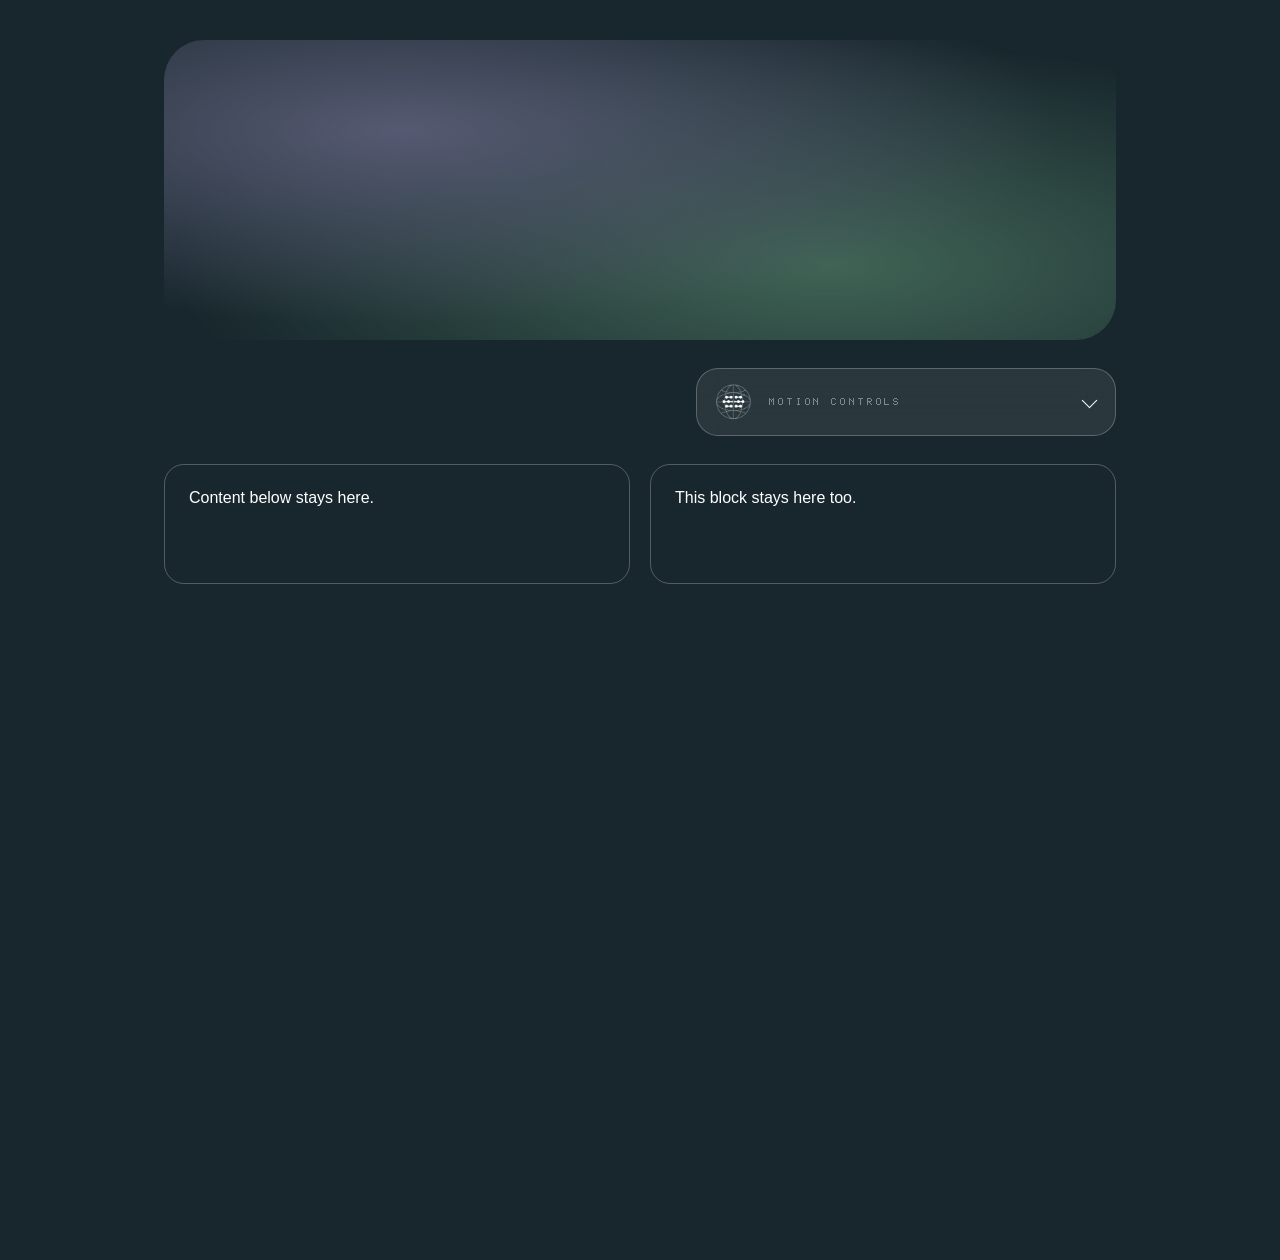
<file: background/motion-controls-review.html>
<!doctype html><html lang="en"><meta charset="utf-8"><meta name="viewport" content="width=device-width,initial-scale=1"><title>RENEVATIO Motion Controls v6</title><style>*{box-sizing:border-box}body{margin:0;background:#18272d;color:white;font:16px Arial,sans-serif}main{max-width:1000px;margin:auto;padding:40px 24px;min-height:140vh}.art{height:300px;border-radius:40px;background:radial-gradient(ellipse at 25% 30%,#565a72,transparent 65%),radial-gradient(ellipse at 70% 75%,#406455,transparent 70%);margin-bottom:28px}.controls{width:min(100%,420px);margin-left:auto}.after{margin-top:28px;display:grid;grid-template-columns:1fr 1fr;gap:20px}.after div{min-height:120px;padding:24px;border:1px solid #ffffff40;border-radius:20px}</style><main><div class="art" id="reference-art"></div><div class="controls"><div data-rv-motion-anchor style="display:block;position:relative;width:100%;height:clamp(52px,12vw,68px);padding:0;margin:0;background:transparent"></div>
</div><div class="after"><div id="below-one">Content below stays here.</div><div id="below-two">This block stays here too.</div></div></main><script src="./controls-fab.js?v=6" defer></script></html>
</file>
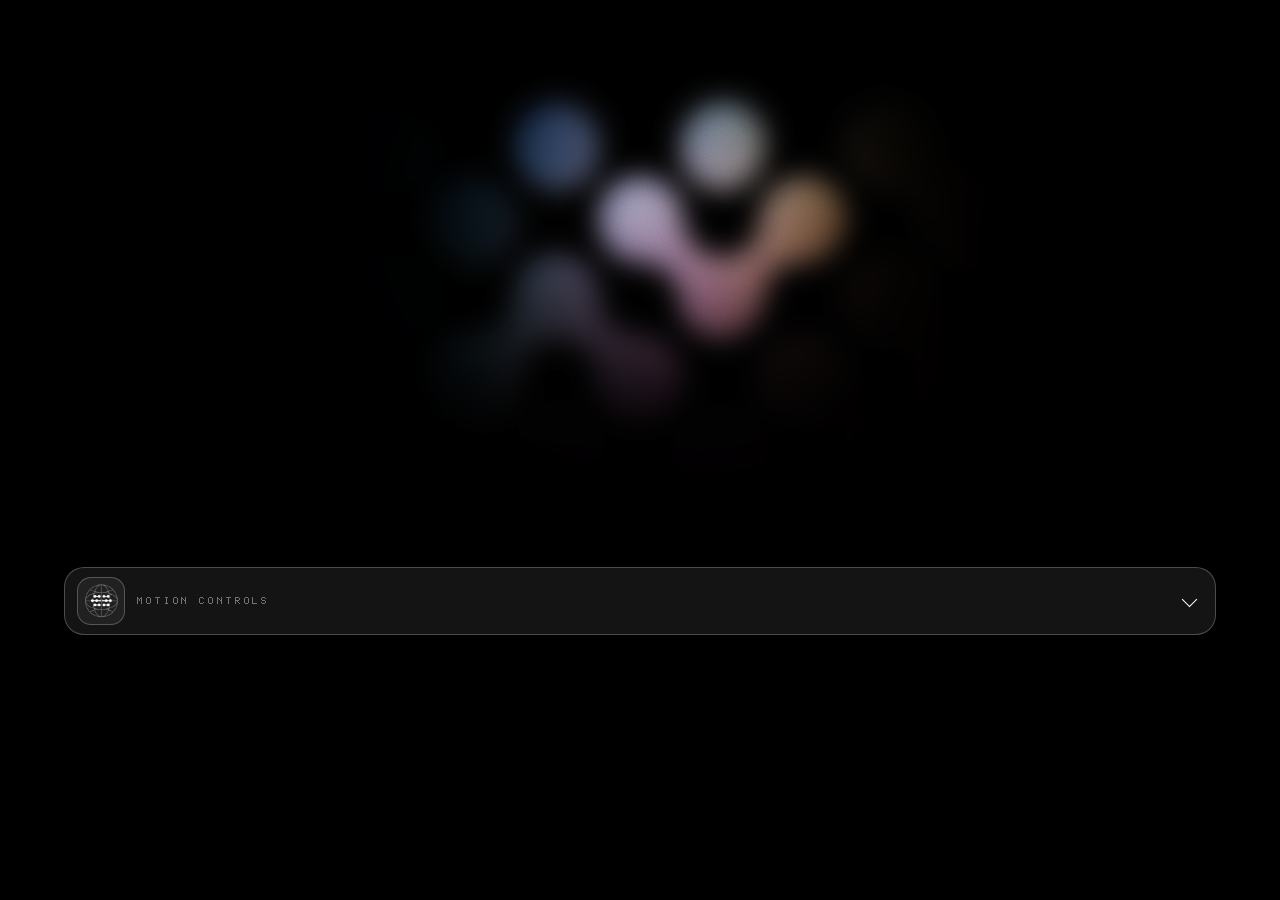
<file: background/preview.html>
<!doctype html><html lang="en"><head><meta charset="utf-8"><meta name="viewport" content="width=device-width,initial-scale=1"><link rel="icon" href="data:,"><title>RENEVATIO — background and controls review</title><style>*{box-sizing:border-box}body{margin:0;background:#000}main{position:relative;height:100svh;min-height:550px}.field-position{position:absolute;inset:0}.controls-position{position:absolute;z-index:1;left:5%;right:5%;bottom:5%;aspect-ratio:4/1}@media(max-width:639px){main{height:150svh}.field-position{height:100svh}.controls-position{left:7%;right:7%;bottom:4svh;aspect-ratio:1}}</style></head><body><main><div class="field-position"><link rel="stylesheet" href="./embed.css">
<div class="rv-background" data-rv-embed="background">
  <iframe src="./background.html" title="RENEVATIO background" aria-hidden="true" tabindex="-1" loading="eager"></iframe>
</div>
<script src="./embed-bridge.js"></script>
</div><div class="controls-position"><link rel="stylesheet" href="./embed.css">
<div class="rv-controls" data-rv-embed="controls">
  <iframe src="./controls.html" title="RENEVATIO controls" loading="eager"></iframe>
</div>
<script src="./embed-bridge.js"></script>
</div></main></body></html>
</file>
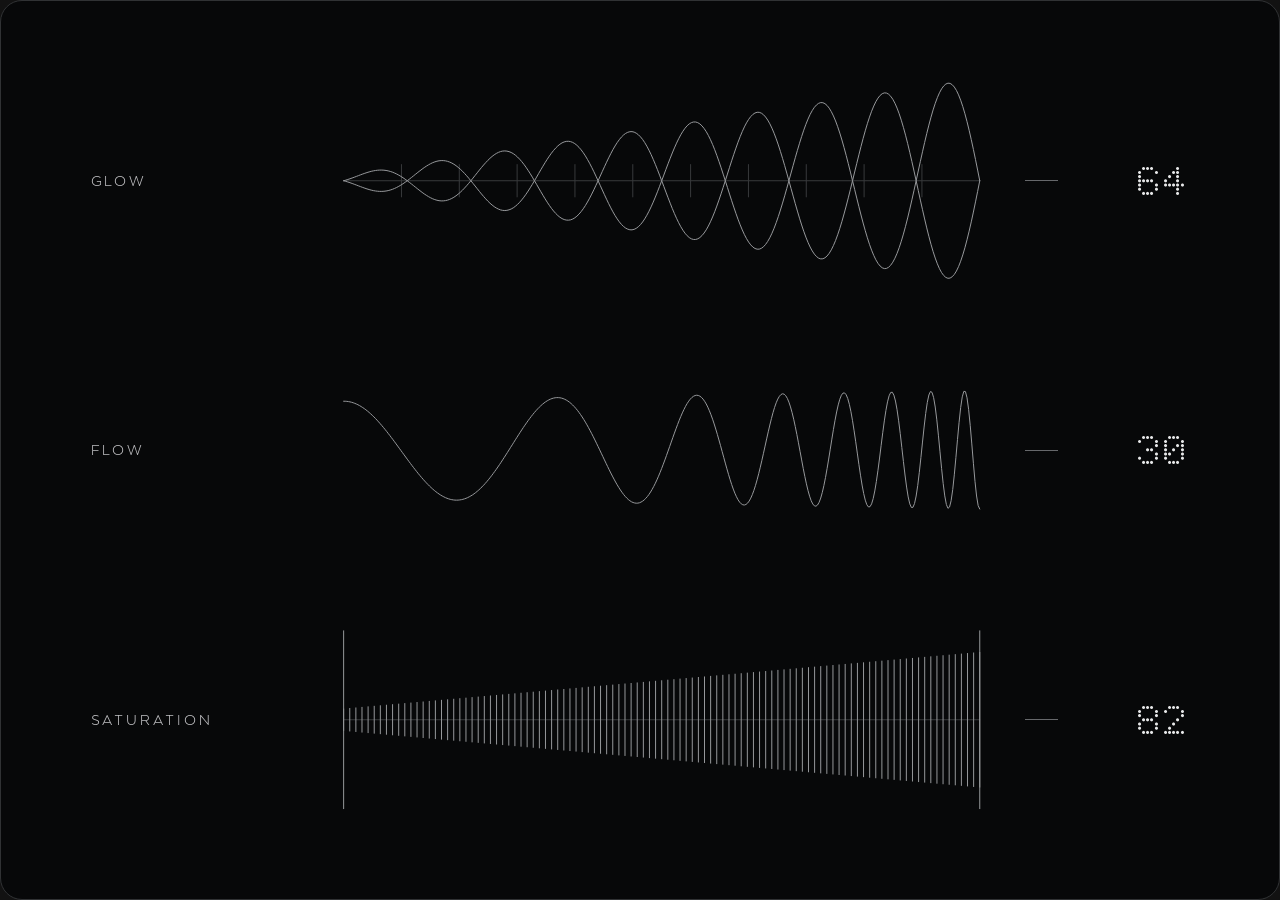
<file: background/v2/controls.html>
<!doctype html><html lang="en"><head><meta charset="utf-8"><meta name="viewport" content="width=device-width,initial-scale=1"><link rel="icon" href="data:,"><title>RENEVATIO controls</title><style>@font-face{font-family:RVModica;src:url('assets/modica-light.otf') format('opentype');font-weight:300;font-display:block}
@font-face{font-family:RVLCD;src:url('assets/jd-lcd-rounded.woff2') format('woff2');font-weight:400;font-display:block}
*{box-sizing:border-box}html,body{margin:0;width:100%;height:100%;background:transparent;overflow:hidden;color-scheme:dark}
:root{--rv-label:#c4c4c7;--rv-line:#96989b;--rv-dim:#383a3c;--rv-panel:#070809;--rv-radius:22px}
#panel{position:relative;width:100%;height:100%;min-height:0;background:var(--rv-panel);border:1px solid #303234;border-radius:var(--rv-radius);overflow:hidden;padding:min(3.5vw,8vh) 7%;display:grid;grid-template-rows:repeat(3,minmax(0,1fr));isolation:isolate;container-type:inline-size}
#panel::after{content:'';position:absolute;inset:0;border-radius:inherit;pointer-events:none;padding:1px;background:conic-gradient(from var(--rim-angle,135deg),transparent 0deg,transparent 76deg,#78aeb4 103deg,#8a829b 127deg,transparent 148deg,transparent 254deg,#a88c76 284deg,transparent 310deg);mask:linear-gradient(#000 0 0) content-box,linear-gradient(#000 0 0);mask-composite:exclude;-webkit-mask:linear-gradient(#000 0 0) content-box,linear-gradient(#000 0 0);-webkit-mask-composite:xor;opacity:var(--rim-opacity,0);z-index:2}
.control{display:grid;grid-template-columns:19% minmax(0,1fr) 3% 8%;column-gap:4%;align-items:center;min-width:0;min-height:0;margin:0;padding:0;border:0}
.name{font-family:RVModica,sans-serif;font-weight:300;font-size:min(1.25cqw,6vh,22px);letter-spacing:.21em;color:var(--rv-label);line-height:1;white-space:nowrap}
.track{position:relative;height:100%;min-height:0;width:100%;touch-action:pan-y;overflow:clip}
.track svg{display:block;width:100%;height:100%;overflow:visible;pointer-events:none}
.track path,.track line{fill:none;stroke:var(--rv-line);stroke-width:1;stroke-linecap:round;stroke-linejoin:round;vector-effect:non-scaling-stroke}
.track .lo{stroke:var(--rv-dim)}.track .hi{stroke:#e8e9eb}
.track .selector{opacity:var(--active-opacity,0)}
.track input{appearance:none;-webkit-appearance:none;position:absolute;inset:0;width:100%;height:100%;margin:0;padding:0;opacity:0;cursor:ew-resize;touch-action:pan-y}
.track input::-webkit-slider-thumb{appearance:none;-webkit-appearance:none;width:1px;height:min(44px,24vh);background:transparent;border:0}
.track input::-webkit-slider-runnable-track{height:100%;background:transparent}
.track input::-moz-range-thumb{width:1px;height:min(44px,24vh);background:transparent;border:0}
.track input::-moz-range-track{height:100%;background:transparent}
.track:has(input:focus-visible){outline:1px solid #8c8d90;outline-offset:3px;border-radius:4px}
.dash{height:1px;background:#66686b;width:100%;max-width:42px;justify-self:center}
output{font-family:RVLCD,monospace;font-weight:400;font-size:min(6cqw,22vh,117px);line-height:1;color:#e7e8e9;text-align:right;white-space:nowrap;font-variant-numeric:tabular-nums;min-width:3ch;justify-self:end;pointer-events:none}
@media(max-width:639px) and (max-aspect-ratio:3/2){
  #panel{padding:8% 8%;border-radius:clamp(18px,6vw,30px);grid-template-rows:repeat(3,minmax(0,1fr));gap:4%}
  .control{grid-template-columns:1fr auto;grid-template-rows:auto minmax(0,1fr);column-gap:10px;row-gap:6px}
  .name{font-size:min(3.4cqw,4.4vh,16px);letter-spacing:.17em;align-self:center}
  output{font-size:min(13cqw,14vh,56px);grid-column:2;grid-row:1}
  .dash{display:none}.track{grid-column:1/-1;grid-row:2;min-height:0}
}
@media(prefers-reduced-motion:reduce){#panel::after{background:linear-gradient(135deg,#515a61,transparent 40%,transparent 70%,#655c54)}}
</style></head><body><div id="panel" role="group" aria-label="Background controls"><section class="control" data-control="glow"><label class="name" for="glow">GLOW</label><div class="track"><input id="glow" type="range" min="0" max="100" step="1" value="64" aria-label="Glow" /></div><span class="dash" aria-hidden="true"></span><output for="glow" aria-hidden="true">64</output></section><section class="control" data-control="flow"><label class="name" for="flow">FLOW</label><div class="track"><input id="flow" type="range" min="0" max="100" step="1" value="30" aria-label="Flow" /></div><span class="dash" aria-hidden="true"></span><output for="flow" aria-hidden="true">30</output></section><section class="control" data-control="saturation"><label class="name" for="saturation">SATURATION</label><div class="track"><input id="saturation" type="range" min="0" max="100" step="1" value="82" aria-label="Saturation" /></div><span class="dash" aria-hidden="true"></span><output for="saturation" aria-hidden="true">82</output></section></div><script>/* hairline kernel sha256:346b48bdef2cdfafd5343eba01494255cf75f9c078e6fcd1aafc62bab62980a1 */
/*
 * HL: everything a figure may call. Read this index; the code under it is the
 * package's src/core, unchanged, and a figure should not need to read it.
 *
 * Every figure is drawn in a 400 × 320 viewBox. World space is x/y on the
 * ground and z up. Plates are filled with the ground colour and painted back
 * to front, so a nearer one covers a farther one: append in that order. At
 * the default camera, Cam(45, 0.5, S), +x runs down to the right and +y down
 * to the left, so the corner with the largest x and y is nearest the viewer:
 * append by ascending x + y, from the far corner (smallest x and y) to it.
 *
 * Camera
 *   Cam(azDeg, k, S)                       a camera: azimuth in degrees, k = sin(elevation) (0.5 is the 2:1 view), S = scale
 *   fit(C, points, cx, cy)                 centres the box of [x, y, z] points on (cx, cy); call it once, before proj
 *                                          it only centres, it never scales: choose S by trying values, with the most extreme pose in points.
 *                                          The six figures use S 1.42 to 2.12; the boxes they fit come out 230 to 310 wide and 180 to 245 tall
 *   proj(C)                                returns P(x, y, z), which gives [sx, sy]
 *   unproj(C, sx, sy, z)                   the world [x, y] under a screen point, on the plane at height z
 *   facing(C)                              returns front(sample): whether a ring sample faces the camera
 * Rounded solids
 *   rrect(u0, v0, u1, v1, r, n)            a rounded rectangle, as a ring of samples {u, v, nu, nv}
 *   circ(R, n)                             a circle, as a ring
 *   rings(x0, y0, x1, y1, r, b)            [ring, inner]: a rounded footprint and its crease ring, inset by b
 *                                          r, the corner radius, is cut to half the shorter side. b, the crease's inset in world units
 *                                          (0.6 to 2.2 in the figures), must stay under half the shorter side or the crease turns inside out
 *   prism(P, front, ring, inner, z0, z1)   {sil, crease}: a solid standing from z0 to z1, as two path strings
 *   ringAt(P, ring, z)                     the ring's points, projected at height z
 *   run(ring, keep)                        the one cyclic run of samples that pass keep
 *   hull(points)                           the convex hull of screen points
 *   extremes(P, ring)                      [left, right, nearest] samples: where dashed drops fall from
 *   fillet(points, radii, n)               rounds every vertex of a closed polygon; returns the new points
 *                                          radii is an array, one radius per vertex, each cut to half its shorter edge; a single number gives NaN.
 *                                          n is the steps round each corner, default 4: each vertex becomes n + 1 points
 *   ghost(P, front, ring, z0, depth)       a reflection's path {d, y0, y1}; reflect() draws it for you
 * Paths and numbers
 *   poly(points)                           a closed path string
 *   open(points)                           an open polyline string
 *   seg(a, b)                              one segment between two screen points [sx, sy], as its own subpath; project world points with P first
 *   clamp(v, a, b)
 *   lerp(a, b, t)
 *   rad(deg)
 *   r2(n)                                  two decimals
 * The continuous clock: one spring per moving number
 *   spring(x, opts)                        at rest on x; write .t to retarget; opts {k, c, m, eps}, default k 100, c 18, m 1
 *   stepS(sp, dt)                          advances by dt seconds; returns whether it is still moving
 * The discrete clock: a 700ms tween on (.32, .72, 0, 1)
 *   tween(v, dur)                          at rest on v; dur defaults to 700 (ms)
 *   tset(tw, to, now, delay)               retargets from where it is, after delay ms: the stagger
 *                                          the same target again does nothing, so calling it on every pointer move is safe
 *   tval(tw, now)                          its value at now
 *   tdone(tw, now)                         whether it has landed
 *   bezier(x1, y1, x2, y2)                 a CSS cubic-bezier, as a function of progress
 *   EASE_LIFT                              the lift curve itself
 *   reducedMotion()                        true when the reader asked for less motion; springs and tweens already land at once
 *   setReducedMotion(on)                   the loop's business, not a figure's
 * Drawing
 *   mk(tag, attrs, parent)                 one svg element: the only way a figure makes a node
 *   solid(parent)                          {g, sil, cr}: a group holding a silhouette path and a crease path
 *   put(solid, paths)                      writes prism()'s {sil, crease} into solid()'s {sil, cr}: sil into sil, crease into cr
 *   flatDot(parent, C, r, cls)             a dot lying on the ground plane; cls is "dot", "dot m" or "dot off"
 *   place(el, point)                       moves a dot or a circle to [sx, sy]
 *   reflect(svg, parent, P, front, ring, z0, depth)   a fading mirror under a solid
 *   fade(svg, y0, y1, a0)                  a vertical fade, as a mask; returns the value for a mask attribute
 * Life
 *   register(stage, tick)                  joins the one frame loop; tick(dt in seconds, now in ms) returns true to ask for another frame; gives {wake, unregister}
 *   pointer(stage, handlers)               {move(point), down(point), leave()}, points in viewBox units; returns its disposer
 *   disposer()                             {add, on, dispose}: collects tear-down, so destroy is bag.dispose
 * The bench's business, not a figure's
 *   css(lightDark)
 *   inject(root)
 *   tour(stage, stops, onStop)             an unseen pointer that walks the stops, [x, y] in viewBox units or null to leave, and gives way to a real one; onStop(i) on each arrival; returns {stop}
 *   LAP                                    the default stops: a diamond around the centre, then a leave
 *
 * Classes, on path, polygon, ellipse and line. They are the whole palette; a
 * figure sets no colour, width or fill of its own.
 *     (none)   filled with the ground colour, medium stroke
 *     sil      the silhouette's stroke        hi    the bright stroke: the only highlight
 *     lo       the dim stroke                 nf    no fill        fo   fill only, no stroke
 *     dash     a dashed guide
 *     dot      a bright dot                   dot m   a medium dot     dot off   a dim dot
 */
var HL = (() => {
  var __defProp = Object.defineProperty;
  var __getOwnPropDesc = Object.getOwnPropertyDescriptor;
  var __getOwnPropNames = Object.getOwnPropertyNames;
  var __hasOwnProp = Object.prototype.hasOwnProperty;
  var __export = (target, all) => {
    for (var name in all)
      __defProp(target, name, { get: all[name], enumerable: true });
  };
  var __copyProps = (to, from, except, desc) => {
    if (from && typeof from === "object" || typeof from === "function") {
      for (let key of __getOwnPropNames(from))
        if (!__hasOwnProp.call(to, key) && key !== except)
          __defProp(to, key, { get: () => from[key], enumerable: !(desc = __getOwnPropDesc(from, key)) || desc.enumerable });
    }
    return to;
  };
  var __toCommonJS = (mod) => __copyProps(__defProp({}, "__esModule", { value: true }), mod);

  // packages/hairline/src/core/kernel.ts
  var kernel_exports = {};
  __export(kernel_exports, {
    Cam: () => Cam,
    EASE_LIFT: () => EASE_LIFT,
    LAP: () => LAP,
    bezier: () => bezier,
    circ: () => circ,
    clamp: () => clamp,
    css: () => css,
    disposer: () => disposer,
    extremes: () => extremes,
    facing: () => facing,
    fade: () => fade,
    fillet: () => fillet,
    fit: () => fit,
    flatDot: () => flatDot,
    ghost: () => ghost,
    hull: () => hull,
    inject: () => inject,
    lerp: () => lerp,
    mk: () => mk,
    open: () => open,
    place: () => place,
    pointer: () => pointer,
    poly: () => poly,
    prism: () => prism,
    proj: () => proj,
    put: () => put,
    r2: () => r2,
    rad: () => rad,
    reducedMotion: () => reducedMotion,
    reflect: () => reflect,
    register: () => register,
    ringAt: () => ringAt,
    rings: () => rings,
    rrect: () => rrect,
    run: () => run,
    seg: () => seg,
    setReducedMotion: () => setReducedMotion,
    solid: () => solid,
    spring: () => spring,
    stepS: () => stepS,
    tdone: () => tdone,
    tour: () => tour,
    tset: () => tset,
    tval: () => tval,
    tween: () => tween,
    unproj: () => unproj
  });

  // packages/hairline/src/core/iso.ts
  var clamp = (v, a, b) => Math.max(a, Math.min(b, v));
  var lerp = (a, b, t) => a + (b - a) * t;
  var rad = (d) => d * Math.PI / 180;
  var r2 = (n) => Math.round(n * 100) / 100;
  var poly = (pts) => "M" + pts.map((p) => r2(p[0]) + " " + r2(p[1])).join("L") + "Z";
  var seg = (a, b) => `M${r2(a[0])} ${r2(a[1])}L${r2(b[0])} ${r2(b[1])}`;
  var open = (pts) => pts.length < 2 ? "" : "M" + pts.map((p) => r2(p[0]) + " " + r2(p[1])).join("L");
  var Cam = (azDeg, k, S) => ({ az: rad(azDeg), k, S, ox: 0, oy: 0 });
  function proj(C) {
    const c = Math.cos(C.az), s = Math.sin(C.az), zf = Math.sqrt(1 - C.k * C.k);
    return (x, y, z) => {
      const X = x * c - y * s, Y = x * s + y * c;
      return [C.ox + C.S * X, C.oy + C.S * (Y * C.k - z * zf)];
    };
  }
  function unproj(C, sx, sy, z) {
    const c = Math.cos(C.az), s = Math.sin(C.az), zf = Math.sqrt(1 - C.k * C.k);
    const X = (sx - C.ox) / C.S, Y = ((sy - C.oy) / C.S + z * zf) / C.k;
    return [X * c + Y * s, -X * s + Y * c];
  }
  function fit(C, pts, cx, cy) {
    C.ox = 0;
    C.oy = 0;
    const P = proj(C);
    let a = 1e9, b = -1e9, c = 1e9, d = -1e9;
    for (const p of pts) {
      const q = P(p[0], p[1], p[2]);
      a = Math.min(a, q[0]);
      b = Math.max(b, q[0]);
      c = Math.min(c, q[1]);
      d = Math.max(d, q[1]);
    }
    C.ox = cx - (a + b) / 2;
    C.oy = cy - (c + d) / 2;
  }
  function rrect(u0, v0, u1, v1, r, n = 4) {
    r = Math.max(0, Math.min(r, (u1 - u0) / 2, (v1 - v0) / 2));
    const out = [];
    for (const [cu, cv, a0] of [[u1 - r, v1 - r, 0], [u0 + r, v1 - r, 90], [u0 + r, v0 + r, 180], [u1 - r, v0 + r, 270]])
      for (let k = 0; k <= n; k++) {
        const a = rad(a0 + 90 * k / n), ca = Math.cos(a), sa = Math.sin(a);
        out.push({ u: cu + r * ca, v: cv + r * sa, nu: ca, nv: sa });
      }
    return out;
  }
  function circ(R, n = 96) {
    const out = [];
    for (let k = 0; k < n; k++) {
      const a = k / n * Math.PI * 2, ca = Math.cos(a), sa = Math.sin(a);
      out.push({ u: R * ca, v: R * sa, nu: ca, nv: sa });
    }
    return out;
  }
  function hull(input) {
    const pts = input.slice().sort((a, b) => a[0] - b[0] || a[1] - b[1]);
    const x = (o, a, b) => (a[0] - o[0]) * (b[1] - o[1]) - (a[1] - o[1]) * (b[0] - o[0]);
    const lo = [], up = [];
    for (const p of pts) {
      while (lo.length > 1 && x(lo[lo.length - 2], lo[lo.length - 1], p) <= 0) lo.pop();
      lo.push(p);
    }
    for (let i = pts.length - 1; i >= 0; i--) {
      const p = pts[i];
      while (up.length > 1 && x(up[up.length - 2], up[up.length - 1], p) <= 0) up.pop();
      up.push(p);
    }
    lo.pop();
    up.pop();
    return lo.concat(up);
  }
  var ringAt = (P, ring, z) => ring.map((q) => P(q.u, q.v, z));
  var facing = (C) => {
    const s = Math.sin(C.az), c = Math.cos(C.az);
    return (q) => q.nu * s + q.nv * c >= -1e-6;
  };
  function run(ring, keep) {
    const n = ring.length;
    let s = -1;
    for (let i = 0; i < n; i++) if (keep(ring[i]) && !keep(ring[(i + n - 1) % n])) {
      s = i;
      break;
    }
    if (s < 0) return keep(ring[0]) ? ring.slice() : [];
    const out = [];
    for (let k = 0; k < n && keep(ring[(s + k) % n]); k++) out.push(ring[(s + k) % n]);
    return out;
  }
  function prism(P, front, ring, inner, z0, z1) {
    return {
      sil: poly(hull(ringAt(P, ring, z1).concat(ringAt(P, ring, z0)))),
      crease: inner ? open(ringAt(P, run(inner, front), z1)) : ""
    };
  }
  var rings = (x0, y0, x1, y1, r, b) => [
    rrect(x0, y0, x1, y1, r),
    rrect(x0 + b, y0 + b, x1 - b, y1 - b, Math.max(0.3, r - b))
  ];
  function extremes(P, ring) {
    const pr = ring.map((q) => P(q.u, q.v, 0));
    let a = 0, b = 0, c = 0;
    pr.forEach((p, k) => {
      if (p[0] < pr[a][0]) a = k;
      if (p[0] > pr[b][0]) b = k;
      if (p[1] > pr[c][1]) c = k;
    });
    return [ring[a], ring[b], ring[c]];
  }
  function fillet(pts, rs, n = 4) {
    const m = pts.length, out = [];
    for (let i = 0; i < m; i++) {
      const a = pts[(i + m - 1) % m], p = pts[i], b = pts[(i + 1) % m];
      const la = Math.hypot(a[0] - p[0], a[1] - p[1]), lb = Math.hypot(b[0] - p[0], b[1] - p[1]);
      const t = Math.min(rs[i], la / 2, lb / 2);
      const p1 = [p[0] + (a[0] - p[0]) / la * t, p[1] + (a[1] - p[1]) / la * t];
      const p2 = [p[0] + (b[0] - p[0]) / lb * t, p[1] + (b[1] - p[1]) / lb * t];
      for (let k = 0; k <= n; k++) {
        const s = k / n, w = 1 - s;
        out.push([w * w * p1[0] + 2 * w * s * p[0] + s * s * p2[0], w * w * p1[1] + 2 * w * s * p[1] + s * s * p2[1]]);
      }
    }
    return out;
  }
  function ghost(P, front, ring, z0, depth) {
    const f = run(ring, front), lowP = ringAt(P, f, z0 - depth);
    return {
      d: open(lowP) + [f[0], f[f.length - 1]].map((q) => seg(P(q.u, q.v, z0), P(q.u, q.v, z0 - depth))).join(""),
      y0: Math.min(...ringAt(P, f, z0).map((p) => p[1])),
      y1: Math.max(...lowP.map((p) => p[1])) + 2
    };
  }

  // packages/hairline/src/core/motion.ts
  var reduced = false;
  var setReducedMotion = (on) => {
    reduced = on;
  };
  var reducedMotion = () => reduced;
  function spring(x, o = {}) {
    return { x, v: 0, t: x, k: o.k ?? 100, c: o.c ?? 18, m: o.m ?? 1, eps: o.eps ?? 0.01 };
  }
  function stepS(sp, dt) {
    if (reduced) {
      sp.x = sp.t;
      sp.v = 0;
      return false;
    }
    const n = Math.max(1, Math.ceil(dt * 240)), h = dt / n;
    for (let i = 0; i < n; i++) {
      const a = (-sp.k * (sp.x - sp.t) - sp.c * sp.v) / sp.m;
      sp.v += a * h;
      sp.x += sp.v * h;
    }
    if (Math.abs(sp.x - sp.t) < sp.eps && Math.abs(sp.v) < sp.eps * 10) {
      sp.x = sp.t;
      sp.v = 0;
      return false;
    }
    return true;
  }
  function bezier(x1, y1, x2, y2) {
    const cx = 3 * x1, bx = 3 * (x2 - x1) - cx, ax = 1 - cx - bx;
    const cy = 3 * y1, by = 3 * (y2 - y1) - cy, ay = 1 - cy - by;
    const X = (u) => ((ax * u + bx) * u + cx) * u;
    const Y = (u) => ((ay * u + by) * u + cy) * u;
    const dX = (u) => (3 * ax * u + 2 * bx) * u + cx;
    return (t) => {
      if (t <= 0) return 0;
      if (t >= 1) return 1;
      let u = t;
      for (let i = 0; i < 8; i++) {
        const e = X(u) - t;
        if (Math.abs(e) < 1e-5) break;
        const d = dX(u);
        if (Math.abs(d) < 1e-6) break;
        u -= e / d;
      }
      if (!(u >= 0 && u <= 1) || Math.abs(X(u) - t) > 1e-4) {
        let lo = 0, hi = 1;
        u = t;
        for (let i = 0; i < 24; i++) {
          if (X(u) < t) lo = u;
          else hi = u;
          u = (lo + hi) / 2;
        }
      }
      return Y(u);
    };
  }
  var EASE_LIFT = bezier(0.32, 0.72, 0, 1);
  var tween = (v, dur = 700) => ({ from: v, to: v, t0: -1e9, dur });
  var tval = (tw, now) => {
    const p = clamp((now - tw.t0) / tw.dur, 0, 1);
    return tw.from + (tw.to - tw.from) * (reduced ? 1 : EASE_LIFT(p));
  };
  var tset = (tw, to, now, delay) => {
    if (tw.to === to) return;
    tw.from = tval(tw, now);
    tw.to = to;
    tw.t0 = now + delay;
  };
  var tdone = (tw, now) => reduced || now >= tw.t0 + tw.dur;

  // packages/hairline/src/core/stage.ts
  var NS = "http://www.w3.org/2000/svg";
  function mk(tag, attrs, parent) {
    const e = document.createElementNS(NS, tag);
    if (attrs) for (const k in attrs) e.setAttribute(k, String(attrs[k]));
    if (parent) parent.appendChild(e);
    return e;
  }
  function solid(parent) {
    const g = mk("g", {}, parent);
    return { g, sil: mk("path", { class: "sil" }, g), cr: mk("path", { class: "nf lo" }, g) };
  }
  var put = (el, s) => {
    el.sil.setAttribute("d", s.sil);
    el.cr.setAttribute("d", s.crease);
  };
  var flatDot = (parent, C, r, cls) => mk("ellipse", { rx: r2(r * C.S), ry: r2(r * C.S * C.k), class: cls }, parent);
  var place = (el, q) => {
    el.setAttribute("cx", String(r2(q[0])));
    el.setAttribute("cy", String(r2(q[1])));
  };
  var fid = 0;
  function fade(svg, y0, y1, a0 = 0.7) {
    const id = "hl-fd" + ++fid, defs = mk("defs", {}, svg);
    const lg = mk("linearGradient", { id: id + "g", gradientUnits: "userSpaceOnUse", x1: 0, y1: r2(y0), x2: 0, y2: r2(y1) }, defs);
    mk("stop", { offset: 0, "stop-color": "#fff", "stop-opacity": a0 }, lg);
    mk("stop", { offset: 1, "stop-color": "#fff", "stop-opacity": 0 }, lg);
    const m = mk("mask", { id, maskUnits: "userSpaceOnUse", x: 0, y: 0, width: 400, height: 320 }, defs);
    mk("rect", { x: 0, y: 0, width: 400, height: 320, fill: `url(#${id}g)` }, m);
    return `url(#${id})`;
  }
  function reflect(svg, parent, P, front, ring, z0, depth) {
    const r = ghost(P, front, ring, z0, depth);
    const gh = mk("g", { class: "ghost", mask: fade(svg, r.y0, r.y1) }, parent);
    mk("path", { d: r.d }, gh);
  }
  var boards = [];
  var byStage = /* @__PURE__ */ new Map();
  var raf = 0;
  var last = 0;
  var io = null;
  var rm = null;
  function frame() {
    const now = performance.now();
    const dt = Math.min(0.05, Math.max(0, (now - last) / 1e3));
    last = now;
    let any = false;
    for (const b of boards.slice()) if (b.vis && b.awake) {
      try {
        b.awake = !!b.tick(dt, now);
      } catch (err) {
        b.awake = false;
        setTimeout(() => {
          throw err;
        });
      }
      any = any || b.awake;
    }
    raf = any ? requestAnimationFrame(frame) : 0;
  }
  function wake(b) {
    b.awake = true;
    if (!raf) {
      last = performance.now();
      raf = requestAnimationFrame(frame);
    }
  }
  var onMotion = () => {
    setReducedMotion(!!rm?.matches);
    boards.forEach(wake);
  };
  function start() {
    if (io) return;
    io = new IntersectionObserver((es) => {
      for (const e of es) {
        const set = byStage.get(e.target);
        if (!set) continue;
        for (const b of set) {
          b.vis = e.isIntersecting;
          if (b.vis) wake(b);
        }
      }
    }, { rootMargin: "80px" });
    rm = matchMedia("(prefers-reduced-motion: reduce)");
    setReducedMotion(rm.matches);
    rm.addEventListener("change", onMotion);
  }
  function stop() {
    if (raf) cancelAnimationFrame(raf);
    raf = 0;
    io?.disconnect();
    io = null;
    rm?.removeEventListener("change", onMotion);
    rm = null;
  }
  function register(stage, tick) {
    start();
    const b = { stage, tick, vis: false, awake: true };
    boards.push(b);
    const peers = byStage.get(stage);
    if (peers) {
      for (const p of peers) b.vis = p.vis;
      peers.add(b);
      if (b.vis) wake(b);
    } else {
      byStage.set(stage, /* @__PURE__ */ new Set([b]));
      io.observe(stage);
    }
    tick(0, performance.now());
    let gone = false;
    return {
      wake: () => {
        if (!gone) wake(b);
      },
      unregister: () => {
        if (gone) return;
        gone = true;
        boards = boards.filter((x) => x !== b);
        const set = byStage.get(stage);
        if (set) {
          set.delete(b);
          if (!set.size) {
            byStage.delete(stage);
            io?.unobserve(stage);
          }
        }
        if (!boards.length) stop();
      }
    };
  }
  var handlers = /* @__PURE__ */ new WeakMap();
  var touring = /* @__PURE__ */ new WeakMap();
  function pointer(stage, on) {
    handlers.set(stage, on);
    let tm = 0;
    const pt = (e) => {
      const r = stage.getBoundingClientRect();
      return [(e.clientX - r.left) / r.width * 400, (e.clientY - r.top) / r.height * 320];
    };
    const move = (e) => {
      clearTimeout(tm);
      touring.get(stage)?.hold();
      on.move(pt(e), e);
    };
    const down = (e) => {
      clearTimeout(tm);
      touring.get(stage)?.hold();
      if (e.pointerType !== "mouse") stage.releasePointerCapture?.(e.pointerId);
      if (on.down) on.down(pt(e), e);
      else on.move(pt(e), e);
    };
    const leave = (e) => {
      clearTimeout(tm);
      tm = window.setTimeout(() => {
        on.leave(e);
        touring.get(stage)?.release();
      }, e.pointerType === "mouse" ? 0 : 1400);
    };
    stage.addEventListener("pointermove", move);
    stage.addEventListener("pointerdown", down);
    stage.addEventListener("pointerleave", leave);
    return () => {
      clearTimeout(tm);
      if (handlers.get(stage) === on) handlers.delete(stage);
      stage.removeEventListener("pointermove", move);
      stage.removeEventListener("pointerdown", down);
      stage.removeEventListener("pointerleave", leave);
    };
  }
  var LAP = [[128, 150], [200, 118], [272, 150], [200, 206], null];
  var TRAVEL = 900;
  var DWELL = 1200;
  var REST = 1800;
  var RESUME = 1200;
  var STAGGER = 450;
  var GHOST = { pointerType: "ghost" };
  var started = 0;
  function entry([x, y]) {
    const dx = x - 200, dy = y - 160;
    if (!dx && !dy) return [200, 320];
    const k = Math.min(dx ? (dx > 0 ? 200 : -200) / dx : Infinity, dy ? (dy > 0 ? 160 : -160) / dy : Infinity);
    return [200 + dx * k, 160 + dy * k];
  }
  function tour(stage, stops, onStop) {
    let i = 0;
    let wait = RESUME + STAGGER * (started++ % 4);
    let t = -1;
    let at = null;
    let origin = [200, 320];
    let hand = false, keys = stage.contains(stage.ownerDocument.activeElement);
    let gone = false;
    const leave = () => {
      at = null;
      t = -1;
      handlers.get(stage)?.leave(GHOST);
    };
    const tick = (dt) => {
      if (hand || keys || !stops.length) return false;
      if (reducedMotion()) {
        if (at) leave();
        return false;
      }
      if (wait > 0) {
        wait -= dt * 1e3;
        return true;
      }
      const stop2 = stops[i];
      if (stop2 === null) {
        if (at) leave();
        onStop?.(i);
        i = (i + 1) % stops.length;
        wait = REST;
        return true;
      }
      const h = handlers.get(stage);
      if (!h) return true;
      if (t < 0) {
        origin = at ?? entry(stop2);
        t = 0;
      }
      t = Math.min(TRAVEL, t + dt * 1e3);
      const k = EASE_LIFT(t / TRAVEL);
      at = [origin[0] + (stop2[0] - origin[0]) * k, origin[1] + (stop2[1] - origin[1]) * k];
      h.move(at, GHOST);
      if (t < TRAVEL) return true;
      onStop?.(i);
      i = (i + 1) % stops.length;
      t = -1;
      wait = DWELL;
      return true;
    };
    const take = () => {
      at = null;
      t = -1;
    };
    const give = () => {
      if (hand || keys) return;
      i = 0;
      t = -1;
      wait = RESUME;
      board.wake();
    };
    const me = {
      hold: () => {
        hand = true;
        take();
      },
      release: () => {
        if (!hand) return;
        hand = false;
        give();
      }
    };
    const focusIn = () => {
      keys = true;
      take();
    };
    const focusOut = (e) => {
      if (keys && !stage.contains(e.relatedTarget)) {
        keys = false;
        give();
      }
    };
    stage.addEventListener("focusin", focusIn);
    stage.addEventListener("focusout", focusOut);
    touring.set(stage, me);
    const board = register(stage, tick);
    return {
      stop: () => {
        if (gone) return;
        gone = true;
        board.unregister();
        stage.removeEventListener("focusin", focusIn);
        stage.removeEventListener("focusout", focusOut);
        if (touring.get(stage) === me) touring.delete(stage);
        if (at) leave();
      }
    };
  }
  function disposer() {
    let fns = [];
    return {
      add: (fn) => {
        fns.push(fn);
      },
      on: (target, type, fn, opts) => {
        const h = fn;
        target.addEventListener(type, h, opts);
        fns.push(() => target.removeEventListener(type, h, opts));
      },
      dispose: () => {
        const run2 = fns;
        fns = [];
        for (let i = run2.length - 1; i >= 0; i--) run2[i]();
      }
    };
  }

  // packages/hairline/src/core/styles.ts
  var LIGHT = { plate: "#ffffff", hi: "#232327", edge: "#a4a4ac", mid: "#c3c3c9", lo: "#e0e0e4" };
  var DARK = { plate: "#08090a", hi: "#d0d6e0", edge: "#5b5d64", mid: "#3e3e44", lo: "#29292d" };
  var KEYS = ["plate", "hi", "edge", "mid", "lo"];
  var vars = (p) => KEYS.map((k) => `--hl-${k}:var(--hairline-${k},${p[k]});`).join("");
  var EASE = "cubic-bezier(0.5,0,0.1,1)";
  var SVG = ":where([data-hairline]>svg)";
  function css(lightDark) {
    const both = Object.fromEntries(KEYS.map((k) => [k, `light-dark(${LIGHT[k]},${DARK[k]})`]));
    return [
      // the box, and the palette: light unless something below says otherwise
      `:where([data-hairline]){display:block;position:relative;aspect-ratio:5/4;touch-action:pan-y;user-select:none;-webkit-user-select:none;--hl-sw:var(--hairline-stroke,0.9);${vars(LIGHT)}}`,
      // the page's color-scheme
      lightDark ? `:where([data-hairline]){${vars(both)}}` : "",
      // an ancestor that says dark
      `:where(.dark,[data-theme="dark"]) :where([data-hairline]){${vars(DARK)}}`,
      // the figure's own theme option
      `:where([data-hairline][data-hairline-theme="light"]){${vars(LIGHT)}}`,
      `:where([data-hairline][data-hairline-theme="dark"]){${vars(DARK)}}`,
      `:where([data-hairline]:focus-visible){outline:1.5px solid var(--hl-hi);outline-offset:2px}`,
      `${SVG}{position:absolute;inset:0;width:100%;height:100%;display:block}`,
      // Riffle's live region: read, not seen
      `:where([data-hairline]>[data-hairline-live]){position:absolute;width:1px;height:1px;margin:-1px;padding:0;border:0;overflow:hidden;clip-path:inset(50%);white-space:nowrap}`,
      // the drawing: plates are filled with the plate colour and painted back to front
      `${SVG} :where(path,polygon,ellipse,line){fill:var(--hl-plate);stroke:var(--hl-mid);stroke-width:var(--hl-sw);vector-effect:non-scaling-stroke;stroke-linejoin:round;stroke-linecap:round;transition:stroke 260ms ${EASE}}`,
      `${SVG} :where(.nf){fill:none}`,
      `${SVG} :where(.fo){stroke:none}`,
      `${SVG} :where(.sil){stroke:var(--hl-edge)}`,
      `${SVG} :where(.hi){stroke:var(--hl-hi)}`,
      `${SVG} :where(.lo){stroke:var(--hl-lo)}`,
      `${SVG} :where(.dash){stroke-dasharray:1 3}`,
      `${SVG} :where(.dot){stroke:none;fill:var(--hl-hi);transition:fill 260ms ${EASE}}`,
      `${SVG} :where(.dot.m){fill:var(--hl-edge)}`,
      `${SVG} :where(.dot.off){fill:var(--hl-lo)}`,
      `${SVG} :where(.ghost path){fill:none;stroke:var(--hl-mid)}`
    ].join("");
  }
  var done = /* @__PURE__ */ new WeakSet();
  function inject(root) {
    if (done.has(root)) return;
    done.add(root);
    const doc = root.nodeType === 9 ? root : root.ownerDocument;
    const win = doc.defaultView;
    const text = css(!!win?.CSS?.supports?.("color", "light-dark(#000,#fff)"));
    if (win && "adoptedStyleSheets" in root) {
      try {
        const sheet = new win.CSSStyleSheet();
        sheet.replaceSync(text);
        root.adoptedStyleSheets = [...root.adoptedStyleSheets, sheet];
        return;
      } catch {
      }
    }
    const style = doc.createElement("style");
    style.setAttribute("data-hairline-style", "");
    style.textContent = text;
    (root.nodeType === 9 ? doc.head ?? doc.documentElement : root).appendChild(style);
  }
  return __toCommonJS(kernel_exports);
})();
/* /hairline kernel */
</script><script>(function(){let e=Object.freeze({glow:64,flow:30,saturation:82}),t=(e,t=0,n=100)=>Math.max(t,Math.min(n,e));function n(n){return!n||!Object.keys(e).every(e=>typeof n[e]==`number`&&Number.isFinite(n[e]))?null:Object.fromEntries(Object.keys(e).map(e=>[e,t(n[e])]))}function r(t,r){let i=new URLSearchParams(location.search).get(`group`)||document.referrer.split(`#`)[0]||`renevatio-preview`,a=crypto.randomUUID?.()||Math.random().toString(36).slice(2),o={...e},s=!1,c;try{c=new BroadcastChannel(`rv-background-v1:`+i)}catch{}function l(e){if(s)return;let n={rv:`background-v1`,id:a,role:t,type:e,values:o};c?.postMessage(n),parent!==window&&parent.postMessage(n,`*`)}function u(e){if(!(!e||e.rv!==`background-v1`||e.id===a)&&(t===`controls`&&e.type===`request`&&l(`values`),t===`background`&&e.role===`controls`&&e.type===`values`)){let t=n(e.values);t&&(o=t,r(t))}}c&&(c.onmessage=e=>u(e.data));let d=e=>{e.source===parent&&e.data?.relay===!0&&u(e.data)};return addEventListener(`message`,d),l(t===`controls`?`values`:`request`),{update(e){let t=n(e);t&&(o=t,l(`values`))},announce(){l(t===`controls`?`values`:`request`)},destroy(){s=!0,c?.close(),removeEventListener(`message`,d)}}}let{spring:i,stepS:a,register:o,mk:s,open:c,seg:l,pointer:u,disposer:d}=window.HL,f=document.querySelector(`#panel`),p=matchMedia(`(prefers-reduced-motion: reduce)`),m=d(),h=r(`controls`,()=>{}),g={...e},_=i(0),v=[],y=135,b=0;for(let n of Object.keys(e)){let r=f.querySelector(`[data-control="${n}"]`),a=r.querySelector(`.track`),o=r.querySelector(`input`),c=r.querySelector(`output`),l=s(`svg`,{viewBox:`0 0 1000 100`,preserveAspectRatio:`none`,"aria-hidden":`true`},a),d={name:n,stage:a,input:o,output:c,axis:s(`path`,{class:`lo`},l),ticks:s(`path`,{class:`lo`},l),back:s(`path`,{},l),front:s(`path`,{},l),marker:s(`path`,{class:`hi selector`},l),value:i(e[n]),reaction:i(0),reach:i(.5),hover:!1,dragging:!1,phase:0,drawn:``,numeral:null};v.push(d),o.value=e[n],o.addEventListener(`input`,()=>{let e=t(Number(o.value));g[n]=e,d.value.t=e,d.reaction.x=Math.max(.15,d.reaction.x),d.reaction.t=d.hover||d.dragging?1:0,h.update(g),S.wake()}),o.addEventListener(`pointerdown`,e=>{d.dragging=!0,d.reaction.t=1,S.wake(),e.pointerType===`touch`&&(d.hover=!1)});let p=()=>{d.dragging=!1,d.reaction.t=+!!d.hover,S.wake()};m.on(window,`pointerup`,p),m.on(window,`pointercancel`,p),m.add(u(a,{move(e){d.hover=!0,d.reach.t=t(e[0]/400,0,1),d.reaction.t=1,S.wake()},leave(){d.hover=!1,d.dragging||(d.reaction.t=0),S.wake()}})),a.addEventListener(`pointerup`,e=>{e.pointerType===`touch`&&(d.hover=!1,d.dragging=!1,d.reaction.t=0,S.wake())})}function x(e){let n=t(e.value.x),r=t(e.reaction.x,0,1),i=n/100,a=[n.toFixed(3),r.toFixed(3),e.reach.x.toFixed(3),e.phase.toFixed(3)].join(`:`);if(a===e.drawn)return;e.drawn=a;let o=[],s=[];if(e.stage.style.setProperty(`--active-opacity`,String(r)),e.front.classList.toggle(`hi`,r>.1),e.axis.setAttribute(`d`,e.name===`flow`?``:l([1,50],[999,50])),e.name===`glow`){for(let t=0;t<=300;t++){let i=t/300,a=1+998*i,c=Math.exp(-(((i-e.reach.x)/.2)**2))*r,l=(2+36*i)*(.45+.55*n/64)*(1+.16*c),u=Math.sin(i*Math.PI*10+e.phase*r)*l;o.push([a,50+u]),s.push([a,50-u])}e.front.setAttribute(`d`,c(o)),e.back.setAttribute(`d`,c(s)),e.ticks.setAttribute(`d`,Array.from({length:10},(e,t)=>l([1+998*(t+1)/11,44],[1+998*(t+1)/11,56])).join(``))}else if(e.name===`flow`){for(let t=0;t<=400;t++){let i=t/400,a=1+998*i,s=(i*2.8+i**4*4.7)*2*Math.PI*(.65+.35*n/30),c=(18+4*i)*(1+.14*r*Math.exp(-(((i-e.reach.x)/.2)**2)));o.push([a,50-Math.cos(s+e.phase*r)*c])}e.front.setAttribute(`d`,c(o)),e.back.setAttribute(`d`,``),e.ticks.setAttribute(`d`,``)}else{let t=``;for(let i=0;i<=104;i++){let a=i/104,o=1+998*a,s=(4+21*a)*(.3+.7*n/82)*(1+.18*r*Math.exp(-(((a-e.reach.x)/.15)**2)));t+=l([o,50-s],[o,50+s])}e.front.setAttribute(`d`,t),e.back.setAttribute(`d`,l([1,17],[1,83])+l([999,17],[999,83])),e.ticks.setAttribute(`d`,``)}let u=1+998*i;e.marker.setAttribute(`d`,l([u,27],[u,73]));let d=Math.round(n);d!==e.numeral&&(e.output.textContent=String(d).padStart(2,`0`),e.numeral=d)}let S=o(f,e=>{let n=!1,r=!1;for(let i of v){let o=i.hover||i.dragging;r||=o,a(i.value,e)&&(n=!0),a(i.reaction,e)&&(n=!0),a(i.reach,e)&&(n=!0),o&&!p.matches&&(i.phase+=e*(.8+t(i.value.x)/100),n=!0),i.reaction.x===0&&(i.phase=0),x(i)}return _.t=+!!r,a(_,e)&&(n=!0),r&&!p.matches&&(y=(y+e*45)%360),f.style.setProperty(`--rim-angle`,y+`deg`),f.style.setProperty(`--rim-opacity`,String(t(_.x,0,1))),f.dataset.frames=String(++b),f.dataset.values=JSON.stringify(g),n});m.add(S.unregister),m.add(()=>h.destroy()),m.on(window,`blur`,()=>{for(let e of v)e.hover=!1,e.dragging=!1,e.reaction.t=0;S.wake()}),m.on(p,`change`,()=>S.wake()),m.on(window,`pagehide`,e=>{e.persisted||m.dispose()}),v.forEach(x),S.wake()})();</script></body></html>
</file>
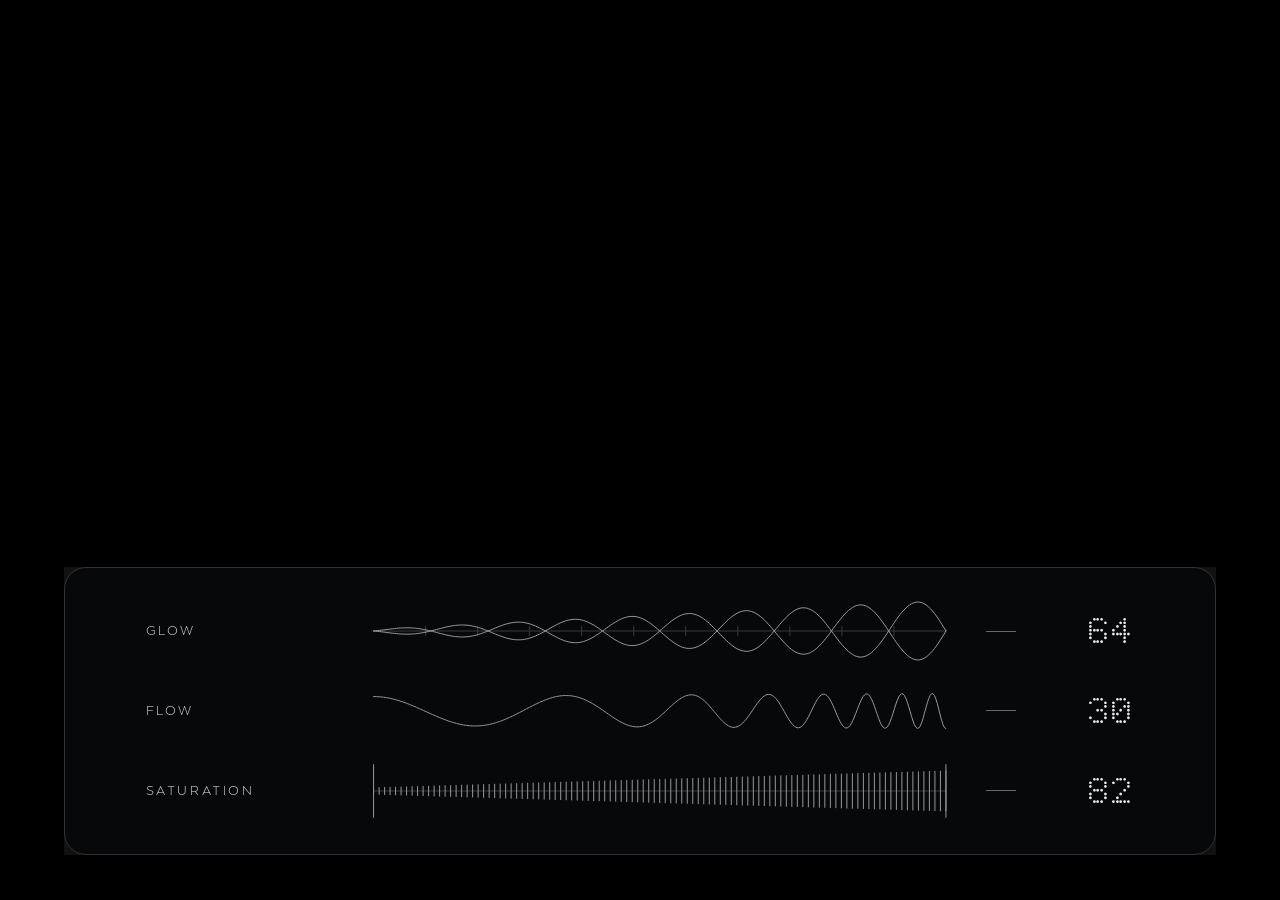
<file: background/v2/preview.html>
<!doctype html><html lang="en"><head><meta charset="utf-8"><meta name="viewport" content="width=device-width,initial-scale=1"><link rel="icon" href="data:,"><title>RENEVATIO — background and controls review</title><style>*{box-sizing:border-box}body{margin:0;background:#000}main{position:relative;height:100svh;min-height:550px}.field-position{position:absolute;inset:0}.controls-position{position:absolute;z-index:1;left:5%;right:5%;bottom:5%;aspect-ratio:4/1}@media(max-width:639px){main{height:150svh}.field-position{height:100svh}.controls-position{left:7%;right:7%;bottom:4svh;aspect-ratio:1}}</style></head><body><main><div class="field-position"><style>/* Only these three explicitly marked frames opt into this sizing contract.
   Squarespace's Fluid Engine grid owns the size. Children never request rows. */
[data-rv-frame="v2"]{position:absolute!important;inset:0!important;display:block!important;width:auto!important;height:auto!important;min-width:0!important;min-height:0!important;max-width:none!important;max-height:none!important;margin:0!important;padding:0!important;aspect-ratio:auto!important;box-sizing:border-box;overflow:hidden;contain:size layout}
[data-rv-frame="v2"]>iframe{position:absolute!important;inset:0!important;display:block;width:100%!important;height:100%!important;min-width:0!important;min-height:0!important;max-width:none!important;max-height:none!important;margin:0!important;padding:0!important;border:0!important;aspect-ratio:auto!important;box-sizing:border-box;background:transparent}
.fe-block:has([data-rv-frame="v2"]){min-width:0!important;min-height:0!important}
.sqs-block:has([data-rv-frame="v2"]){position:relative;box-sizing:border-box;min-width:0!important;min-height:0!important;padding:0!important}
.fe-block>.sqs-block:has([data-rv-frame="v2"]){height:100%!important}
.sqs-block-content:has([data-rv-frame="v2"]){position:absolute!important;inset:0!important;width:auto!important;height:auto!important;min-width:0!important;min-height:0!important;max-width:none!important;max-height:none!important;margin:0!important;padding:0!important;box-sizing:border-box;overflow:clip;contain:size layout;aspect-ratio:auto!important}
/* Code/Embed intermediate wrappers cannot establish an intrinsic height. */
.sqs-block-content :has([data-rv-frame="v2"]){position:static!important;height:0!important;min-height:0!important;margin:0!important;padding:0!important;aspect-ratio:auto!important}
/* Editor status messages stay inside their block rather than adding rows. */
.sqs-block-content:has([data-rv-frame="v2"])>:not(:has([data-rv-frame="v2"])):not([data-rv-frame="v2"]):not(style):not(script):not(link){position:absolute!important;inset:0!important;min-height:0!important;max-height:100%!important;box-sizing:border-box;overflow:clip}
.rv-background[data-rv-frame="v2"]{isolation:isolate;background:#000;--rv-field-scale:1;--rv-field-fit:auto;--rv-field-x:0;--rv-field-y:0;--rv-noise-opacity:.15}
.rv-background[data-rv-frame="v2"]>iframe{pointer-events:none}
.rv-controls[data-rv-frame="v2"],.rv-project-column[data-rv-frame="v2"]{background:transparent}
.rv-project-column[data-rv-frame="v2"]>.rv-column-edit{display:none}
:is(.sqs-edit-mode,.sqs-edit-mode-active) [data-rv-frame="v2"]>iframe{pointer-events:none!important}
:is(.sqs-edit-mode,.sqs-edit-mode-active) .rv-project-column[data-rv-frame="v2"]>.rv-column-live{display:none}
:is(.sqs-edit-mode,.sqs-edit-mode-active) .rv-project-column[data-rv-frame="v2"]>.rv-column-edit{display:block}
</style>
<div class="rv-background" data-rv-frame="v2" data-rv-embed="background">
  <iframe src="./background.html?v=2" title="RENEVATIO background" aria-hidden="true" tabindex="-1" loading="eager"></iframe>
</div>
<script src="./embed-bridge.js?v=2"></script>
</div><div class="controls-position"><style>/* Only these three explicitly marked frames opt into this sizing contract.
   Squarespace's Fluid Engine grid owns the size. Children never request rows. */
[data-rv-frame="v2"]{position:absolute!important;inset:0!important;display:block!important;width:auto!important;height:auto!important;min-width:0!important;min-height:0!important;max-width:none!important;max-height:none!important;margin:0!important;padding:0!important;aspect-ratio:auto!important;box-sizing:border-box;overflow:hidden;contain:size layout}
[data-rv-frame="v2"]>iframe{position:absolute!important;inset:0!important;display:block;width:100%!important;height:100%!important;min-width:0!important;min-height:0!important;max-width:none!important;max-height:none!important;margin:0!important;padding:0!important;border:0!important;aspect-ratio:auto!important;box-sizing:border-box;background:transparent}
.fe-block:has([data-rv-frame="v2"]){min-width:0!important;min-height:0!important}
.sqs-block:has([data-rv-frame="v2"]){position:relative;box-sizing:border-box;min-width:0!important;min-height:0!important;padding:0!important}
.fe-block>.sqs-block:has([data-rv-frame="v2"]){height:100%!important}
.sqs-block-content:has([data-rv-frame="v2"]){position:absolute!important;inset:0!important;width:auto!important;height:auto!important;min-width:0!important;min-height:0!important;max-width:none!important;max-height:none!important;margin:0!important;padding:0!important;box-sizing:border-box;overflow:clip;contain:size layout;aspect-ratio:auto!important}
/* Code/Embed intermediate wrappers cannot establish an intrinsic height. */
.sqs-block-content :has([data-rv-frame="v2"]){position:static!important;height:0!important;min-height:0!important;margin:0!important;padding:0!important;aspect-ratio:auto!important}
/* Editor status messages stay inside their block rather than adding rows. */
.sqs-block-content:has([data-rv-frame="v2"])>:not(:has([data-rv-frame="v2"])):not([data-rv-frame="v2"]):not(style):not(script):not(link){position:absolute!important;inset:0!important;min-height:0!important;max-height:100%!important;box-sizing:border-box;overflow:clip}
.rv-background[data-rv-frame="v2"]{isolation:isolate;background:#000;--rv-field-scale:1;--rv-field-fit:auto;--rv-field-x:0;--rv-field-y:0;--rv-noise-opacity:.15}
.rv-background[data-rv-frame="v2"]>iframe{pointer-events:none}
.rv-controls[data-rv-frame="v2"],.rv-project-column[data-rv-frame="v2"]{background:transparent}
.rv-project-column[data-rv-frame="v2"]>.rv-column-edit{display:none}
:is(.sqs-edit-mode,.sqs-edit-mode-active) [data-rv-frame="v2"]>iframe{pointer-events:none!important}
:is(.sqs-edit-mode,.sqs-edit-mode-active) .rv-project-column[data-rv-frame="v2"]>.rv-column-live{display:none}
:is(.sqs-edit-mode,.sqs-edit-mode-active) .rv-project-column[data-rv-frame="v2"]>.rv-column-edit{display:block}
</style>
<div class="rv-controls" data-rv-frame="v2" data-rv-embed="controls">
  <iframe src="./controls.html?v=2" title="RENEVATIO controls" loading="eager"></iframe>
</div>
<script src="./embed-bridge.js?v=2"></script>
</div></main></body></html>
</file>
<file: background/embed.css>
.rv-background{position:relative;width:100%;height:100%;min-width:0;min-height:0;aspect-ratio:1498.15039/868.08643;overflow:hidden;isolation:isolate;background:#000;--rv-field-scale:1;--rv-field-fit:auto;--rv-field-x:0;--rv-field-y:0;--rv-noise-opacity:.15;}
.rv-background iframe{position:absolute;inset:0;width:100%;height:100%;display:block;border:0;margin:0;padding:0;pointer-events:none;}
.sqs-block:has(.rv-background){padding:0!important;min-width:0;min-height:0}
.sqs-block-content:has(.rv-background){width:100%;height:100%;min-height:0;padding:0!important}
.sqs-edit-mode .rv-background iframe,.sqs-edit-mode-active .rv-background iframe{pointer-events:none}



.rv-controls{position:relative;width:100%;height:100%;min-width:0;min-height:0;aspect-ratio:4/1;overflow:hidden;background:transparent;}
.rv-controls iframe{position:absolute;inset:0;width:100%;height:100%;display:block;border:0;margin:0;padding:0;}
.sqs-block:has(.rv-controls){padding:0!important;min-width:0;min-height:0}
.sqs-block-content:has(.rv-controls){width:100%;height:100%;min-height:0;padding:0!important}
.sqs-edit-mode .rv-controls iframe,.sqs-edit-mode-active .rv-controls iframe{pointer-events:none}
@media(max-width:639px){.rv-controls{aspect-ratio:1/1}}
</file>
